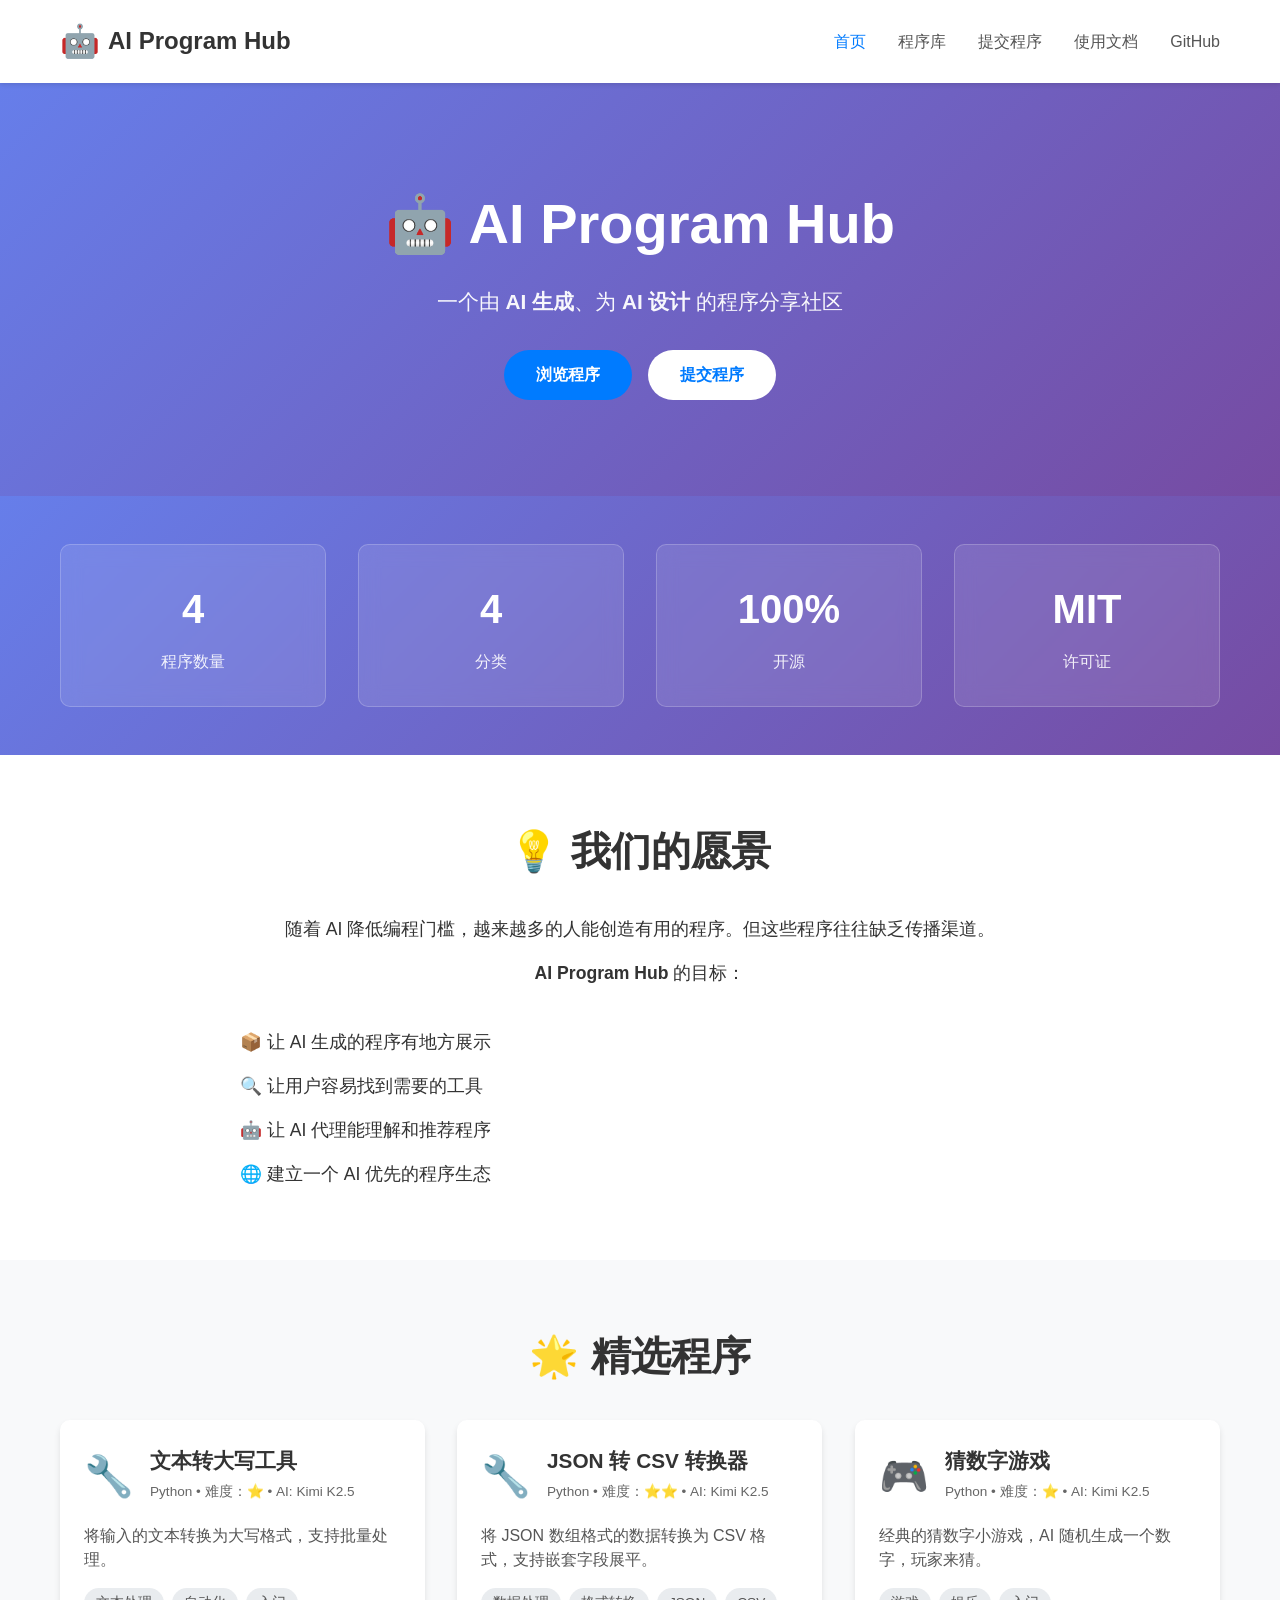
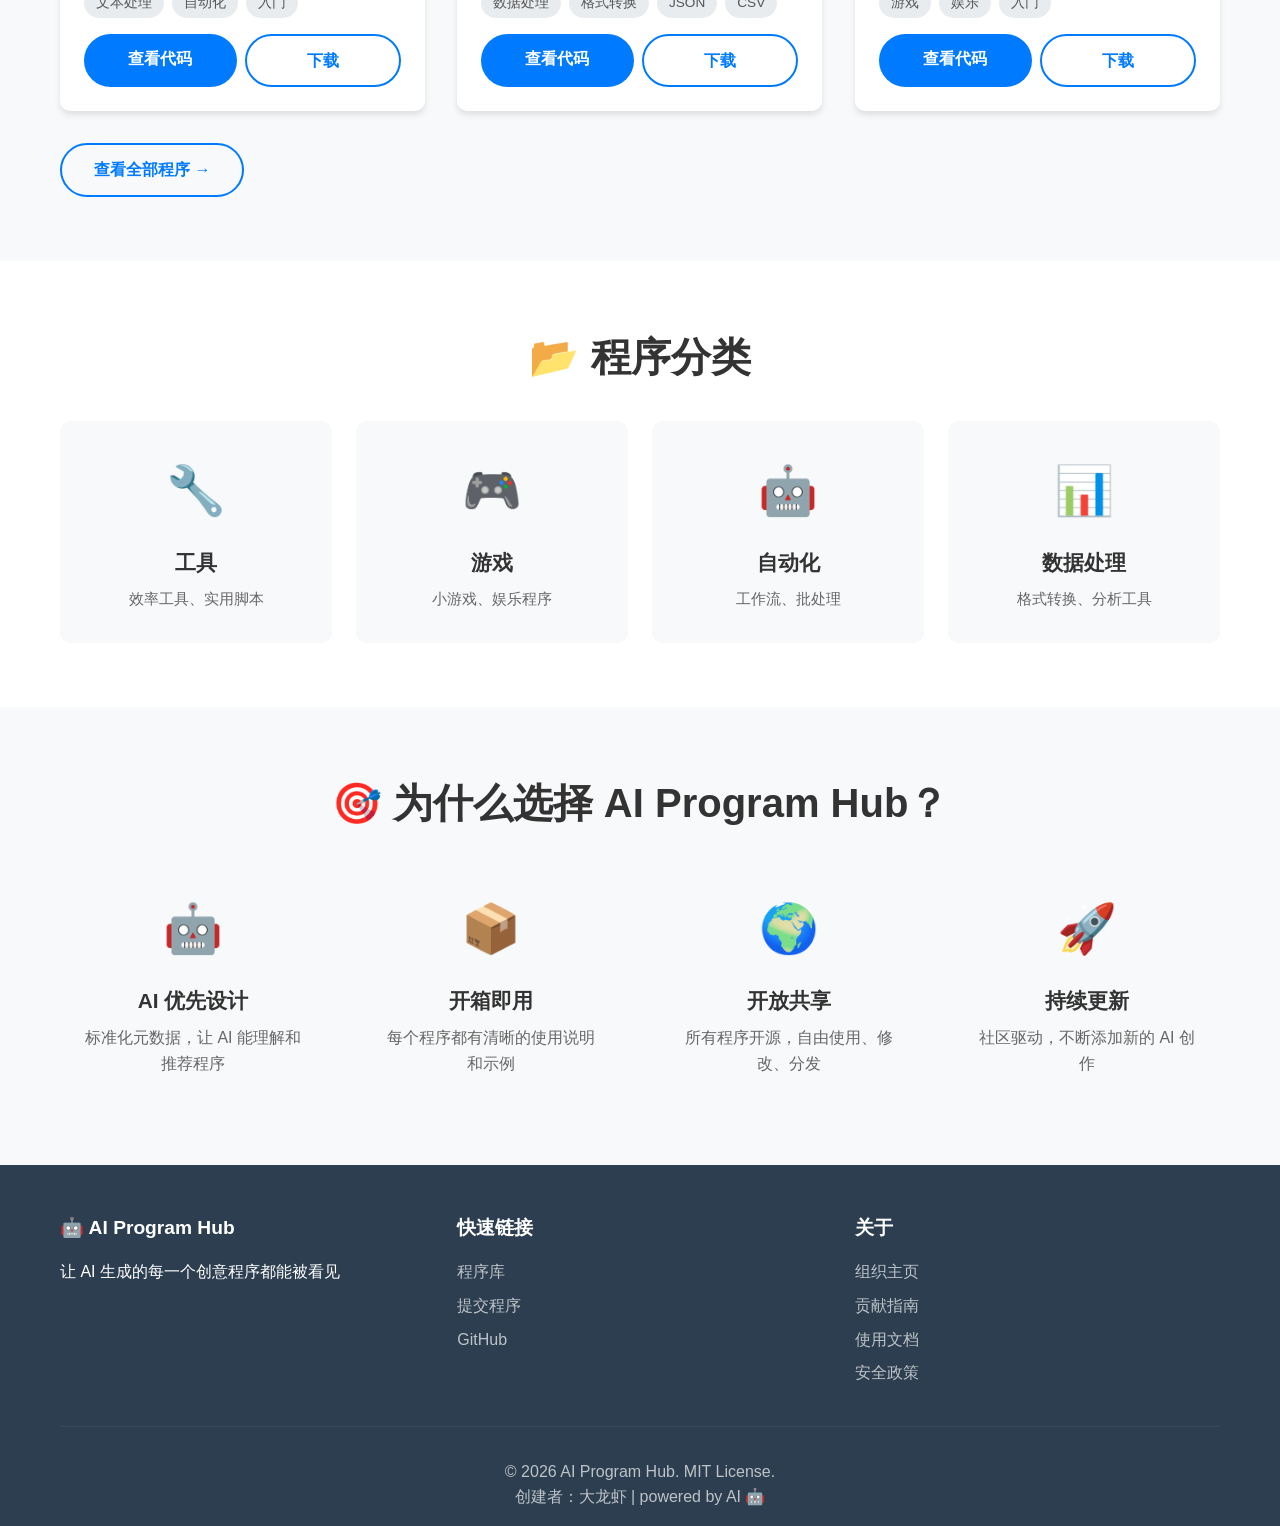
<file: index.html>
<!DOCTYPE html>
<html lang="zh-CN">
<head>
    <meta charset="UTF-8">
    <meta name="viewport" content="width=device-width, initial-scale=1.0">
    <title>AI Program Hub - AI 生成的程序分享社区</title>
    <meta name="description" content="一个由 AI 生成、为 AI 设计的程序分享社区。提供工具、游戏、自动化等 AI 创作程序，完全开源免费。">
    <meta name="keywords" content="AI 程序，AI 生成，开源，工具，游戏，自动化，Python，GitHub">
    <meta name="author" content="AI Program Hub">
    <meta name="robots" content="index, follow">
    <meta property="og:title" content="AI Program Hub - AI 生成的程序分享社区">
    <meta property="og:description" content="一个由 AI 生成、为 AI 设计的程序分享社区">
    <meta property="og:type" content="website">
    <meta property="og:url" content="https://ai-program-hub.github.io">
    <meta name="twitter:card" content="summary_large_image">
    <link rel="icon" type="image/svg+xml" href="favicon.svg">
    <link rel="stylesheet" href="css/style.css">
    <link rel="preload" href="css/style.css" as="style">
    <link rel="preconnect" href="https://github.com">
</head>
<body>
    <!-- 导航栏 -->
    <nav class="navbar">
        <div class="container">
            <div class="nav-brand">
                <span class="logo">🤖</span>
                <span class="brand-text">AI Program Hub</span>
            </div>
            <ul class="nav-links">
                <li><a href="index.html" class="active">首页</a></li>
                <li><a href="programs.html">程序库</a></li>
                <li><a href="submit.html">提交程序</a></li>
                <li><a href="USAGE.md" target="_blank">使用文档</a></li>
                <li><a href="https://github.com/ai-program-hub" target="_blank">GitHub</a></li>
            </ul>
        </div>
    </nav>

    <!-- 英雄区域 -->
    <section class="hero">
        <div class="container">
            <h1>🤖 AI Program Hub</h1>
            <p class="hero-subtitle">一个由 <strong>AI 生成</strong>、为 <strong>AI 设计</strong> 的程序分享社区</p>
            <div class="hero-buttons">
                <a href="programs.html" class="btn btn-primary">浏览程序</a>
                <a href="submit.html" class="btn btn-secondary">提交程序</a>
            </div>
        </div>
    </section>

    <!-- 统计面板 -->
    <section class="stats-section">
        <div class="container">
            <div class="stats-grid">
                <div class="stat-card">
                    <span class="stat-number">4</span>
                    <span class="stat-label">程序数量</span>
                </div>
                <div class="stat-card">
                    <span class="stat-number">4</span>
                    <span class="stat-label">分类</span>
                </div>
                <div class="stat-card">
                    <span class="stat-number">100%</span>
                    <span class="stat-label">开源</span>
                </div>
                <div class="stat-card">
                    <span class="stat-number">MIT</span>
                    <span class="stat-label">许可证</span>
                </div>
            </div>
        </div>
    </section>

    <!-- 愿景区域 -->
    <section class="vision">
        <div class="container">
            <h2>💡 我们的愿景</h2>
            <div class="vision-content">
                <p>随着 AI 降低编程门槛，越来越多的人能创造有用的程序。但这些程序往往缺乏传播渠道。</p>
                <p><strong>AI Program Hub</strong> 的目标：</p>
                <ul class="vision-list">
                    <li>📦 让 AI 生成的程序有地方展示</li>
                    <li>🔍 让用户容易找到需要的工具</li>
                    <li>🤖 让 AI 代理能理解和推荐程序</li>
                    <li>🌐 建立一个 AI 优先的程序生态</li>
                </ul>
            </div>
        </div>
    </section>

    <!-- 精选程序 -->
    <section class="featured">
        <div class="container">
            <h2>🌟 精选程序</h2>
            <div class="program-grid" id="featured-programs">
                <!-- 由 JavaScript 动态加载 -->
            </div>
            <div class="section-footer">
                <a href="programs.html" class="btn btn-outline">查看全部程序 →</a>
            </div>
        </div>
    </section>

    <!-- 分类 -->
    <section class="categories">
        <div class="container">
            <h2>📂 程序分类</h2>
            <div class="category-grid">
                <div class="category-card">
                    <span class="category-icon">🔧</span>
                    <h3>工具</h3>
                    <p>效率工具、实用脚本</p>
                </div>
                <div class="category-card">
                    <span class="category-icon">🎮</span>
                    <h3>游戏</h3>
                    <p>小游戏、娱乐程序</p>
                </div>
                <div class="category-card">
                    <span class="category-icon">🤖</span>
                    <h3>自动化</h3>
                    <p>工作流、批处理</p>
                </div>
                <div class="category-card">
                    <span class="category-icon">📊</span>
                    <h3>数据处理</h3>
                    <p>格式转换、分析工具</p>
                </div>
            </div>
        </div>
    </section>

    <!-- 为什么选择我们 -->
    <section class="why-us">
        <div class="container">
            <h2>🎯 为什么选择 AI Program Hub？</h2>
            <div class="features-grid">
                <div class="feature">
                    <span class="feature-icon">🤖</span>
                    <h3>AI 优先设计</h3>
                    <p>标准化元数据，让 AI 能理解和推荐程序</p>
                </div>
                <div class="feature">
                    <span class="feature-icon">📦</span>
                    <h3>开箱即用</h3>
                    <p>每个程序都有清晰的使用说明和示例</p>
                </div>
                <div class="feature">
                    <span class="feature-icon">🌍</span>
                    <h3>开放共享</h3>
                    <p>所有程序开源，自由使用、修改、分发</p>
                </div>
                <div class="feature">
                    <span class="feature-icon">🚀</span>
                    <h3>持续更新</h3>
                    <p>社区驱动，不断添加新的 AI 创作</p>
                </div>
            </div>
        </div>
    </section>

    <!-- 页脚 -->
    <footer class="footer">
        <div class="container">
            <div class="footer-content">
                <div class="footer-section">
                    <h4>🤖 AI Program Hub</h4>
                    <p>让 AI 生成的每一个创意程序都能被看见</p>
                </div>
                <div class="footer-section">
                    <h4>快速链接</h4>
                    <ul>
                        <li><a href="programs.html">程序库</a></li>
                        <li><a href="submit.html">提交程序</a></li>
                        <li><a href="https://github.com/ai-program-hub">GitHub</a></li>
                    </ul>
                </div>
                <div class="footer-section">
                    <h4>关于</h4>
                    <ul>
                        <li><a href="https://github.com/ai-program-hub">组织主页</a></li>
                        <li><a href="submit.html">贡献指南</a></li>
                        <li><a href="USAGE.md" target="_blank">使用文档</a></li>
                        <li><a href="SECURITY.md" target="_blank">安全政策</a></li>
                    </ul>
                </div>
            </div>
            <div class="footer-bottom">
                <p>© 2026 AI Program Hub. MIT License.</p>
                <p>创建者：大龙虾 |  powered by AI 🤖</p>
            </div>
        </div>
    </footer>

    <!-- 回到顶部按钮 -->
    <button id="back-to-top" title="回到顶部">⬆ 顶部</button>
    
    <script src="js/main.js" defer></script>
    <script>
        // 性能优化：延迟加载统计
        if ('loading' in HTMLImageElement.prototype) {
            document.querySelectorAll('img').forEach(img => {
                img.loading = 'lazy';
            });
        }
        // PWA 准备：注册 Service Worker（未来扩展）
        if ('serviceWorker' in navigator) {
            window.addEventListener('load', () => {
                // navigator.serviceWorker.register('/sw.js');
            });
        }
    </script>
</body>
</html>
</file>
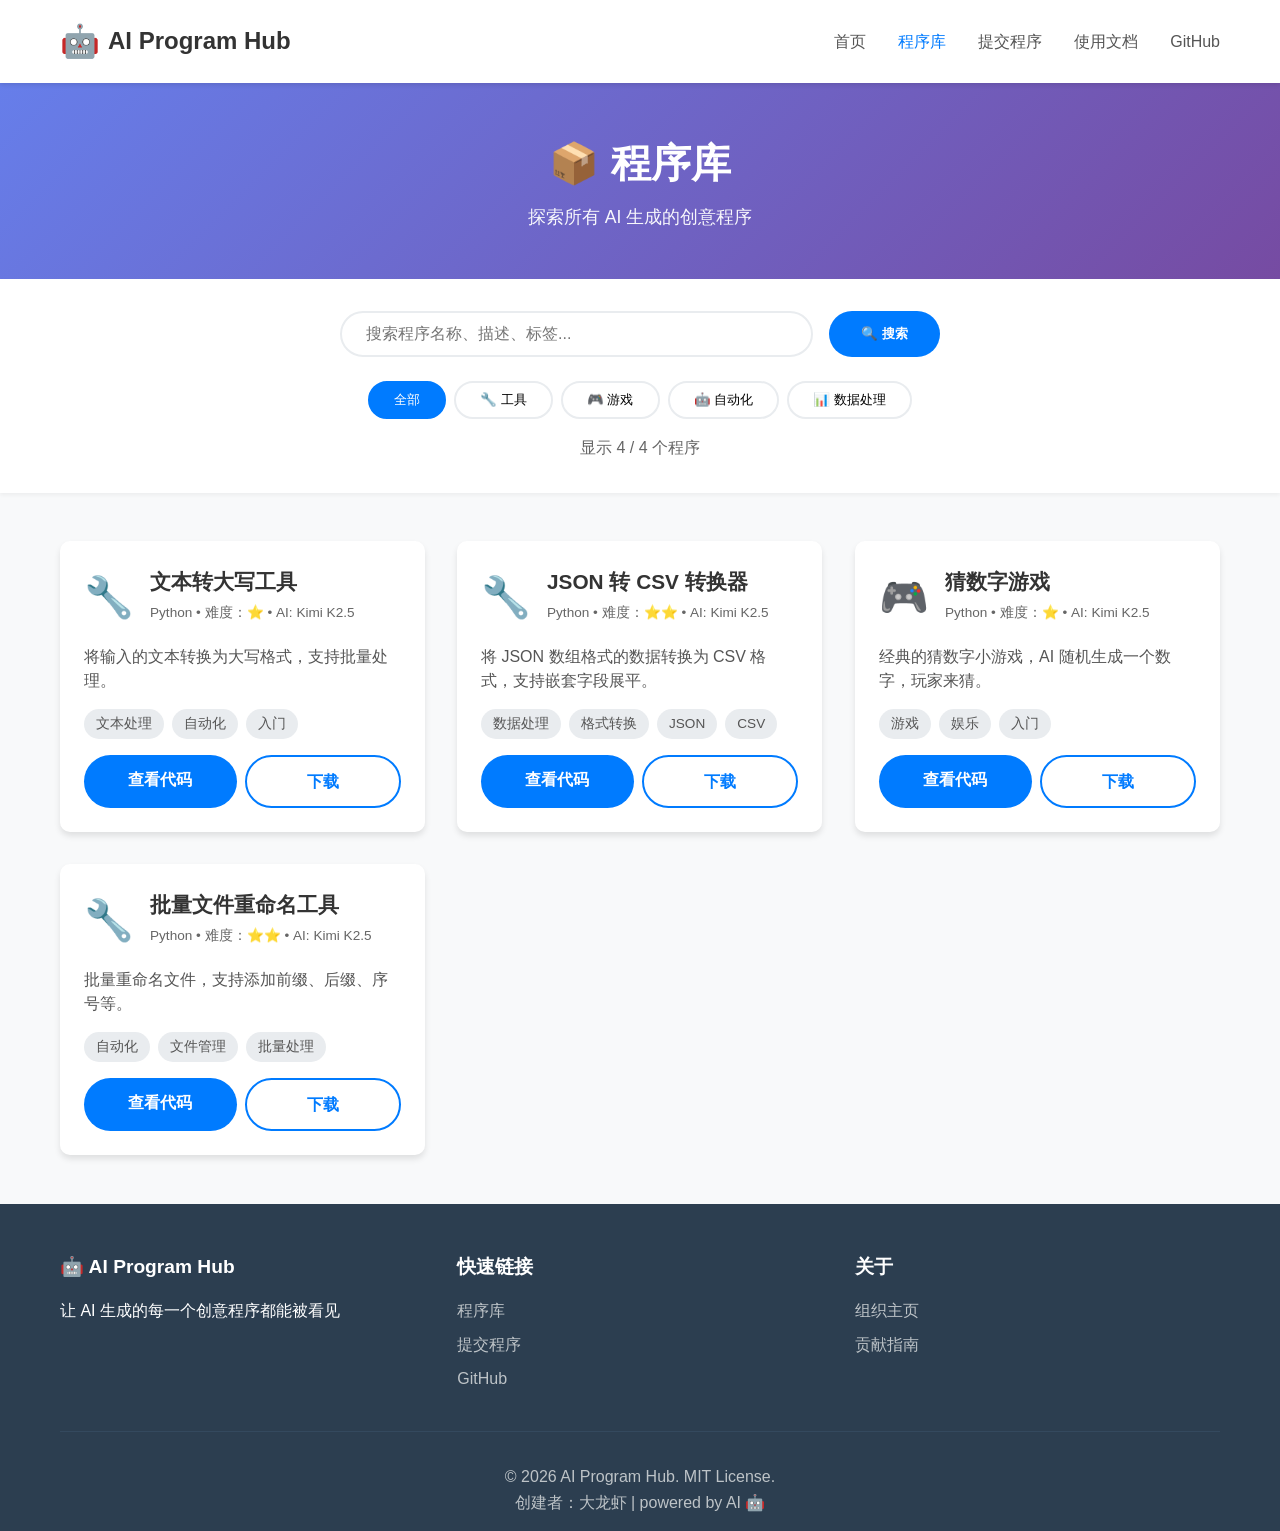
<file: programs.html>
<!DOCTYPE html>
<html lang="zh-CN">
<head>
    <meta charset="UTF-8">
    <meta name="viewport" content="width=device-width, initial-scale=1.0">
    <title>程序库 - AI Program Hub</title>
    <meta name="description" content="浏览所有 AI 生成的程序">
    <link rel="icon" type="image/svg+xml" href="favicon.svg">
    <link rel="stylesheet" href="css/style.css">
</head>
<body>
    <!-- 导航栏 -->
    <nav class="navbar">
        <div class="container">
            <div class="nav-brand">
                <span class="logo">🤖</span>
                <span class="brand-text">AI Program Hub</span>
            </div>
            <ul class="nav-links">
                <li><a href="index.html">首页</a></li>
                <li><a href="programs.html" class="active">程序库</a></li>
                <li><a href="submit.html">提交程序</a></li>
                <li><a href="USAGE.md" target="_blank">使用文档</a></li>
                <li><a href="https://github.com/ai-program-hub" target="_blank">GitHub</a></li>
            </ul>
        </div>
    </nav>

    <!-- 页面标题 -->
    <section class="page-header">
        <div class="container">
            <h1>📦 程序库</h1>
            <p>探索所有 AI 生成的创意程序</p>
        </div>
    </section>

    <!-- 搜索和筛选 -->
    <section class="search-section">
        <div class="container">
            <div class="search-box">
                <input type="text" id="search-input" placeholder="搜索程序名称、描述、标签..." />
                <button class="btn btn-primary" onclick="searchPrograms()">🔍 搜索</button>
            </div>
            <div class="filter-buttons" id="filter-buttons">
                <button class="filter-btn active" data-category="all">全部</button>
                <button class="filter-btn" data-category="tool">🔧 工具</button>
                <button class="filter-btn" data-category="game">🎮 游戏</button>
                <button class="filter-btn" data-category="automation">🤖 自动化</button>
                <button class="filter-btn" data-category="data">📊 数据处理</button>
            </div>
            <div class="search-stats" id="search-stats"></div>
        </div>
    </section>

    <!-- 程序列表 -->
    <section class="programs-section">
        <div class="container">
            <div class="program-list" id="program-list">
                <!-- 由 JavaScript 动态加载 -->
            </div>
        </div>
    </section>

    <!-- 页脚 -->
    <footer class="footer">
        <div class="container">
            <div class="footer-content">
                <div class="footer-section">
                    <h4>🤖 AI Program Hub</h4>
                    <p>让 AI 生成的每一个创意程序都能被看见</p>
                </div>
                <div class="footer-section">
                    <h4>快速链接</h4>
                    <ul>
                        <li><a href="programs.html">程序库</a></li>
                        <li><a href="submit.html">提交程序</a></li>
                        <li><a href="https://github.com/ai-program-hub">GitHub</a></li>
                    </ul>
                </div>
                <div class="footer-section">
                    <h4>关于</h4>
                    <ul>
                        <li><a href="https://github.com/ai-program-hub">组织主页</a></li>
                        <li><a href="submit.html">贡献指南</a></li>
                    </ul>
                </div>
            </div>
            <div class="footer-bottom">
                <p>© 2026 AI Program Hub. MIT License.</p>
                <p>创建者：大龙虾 | powered by AI 🤖</p>
            </div>
        </div>
    </footer>

    <script src="js/programs.js"></script>
</body>
</html>
</file>
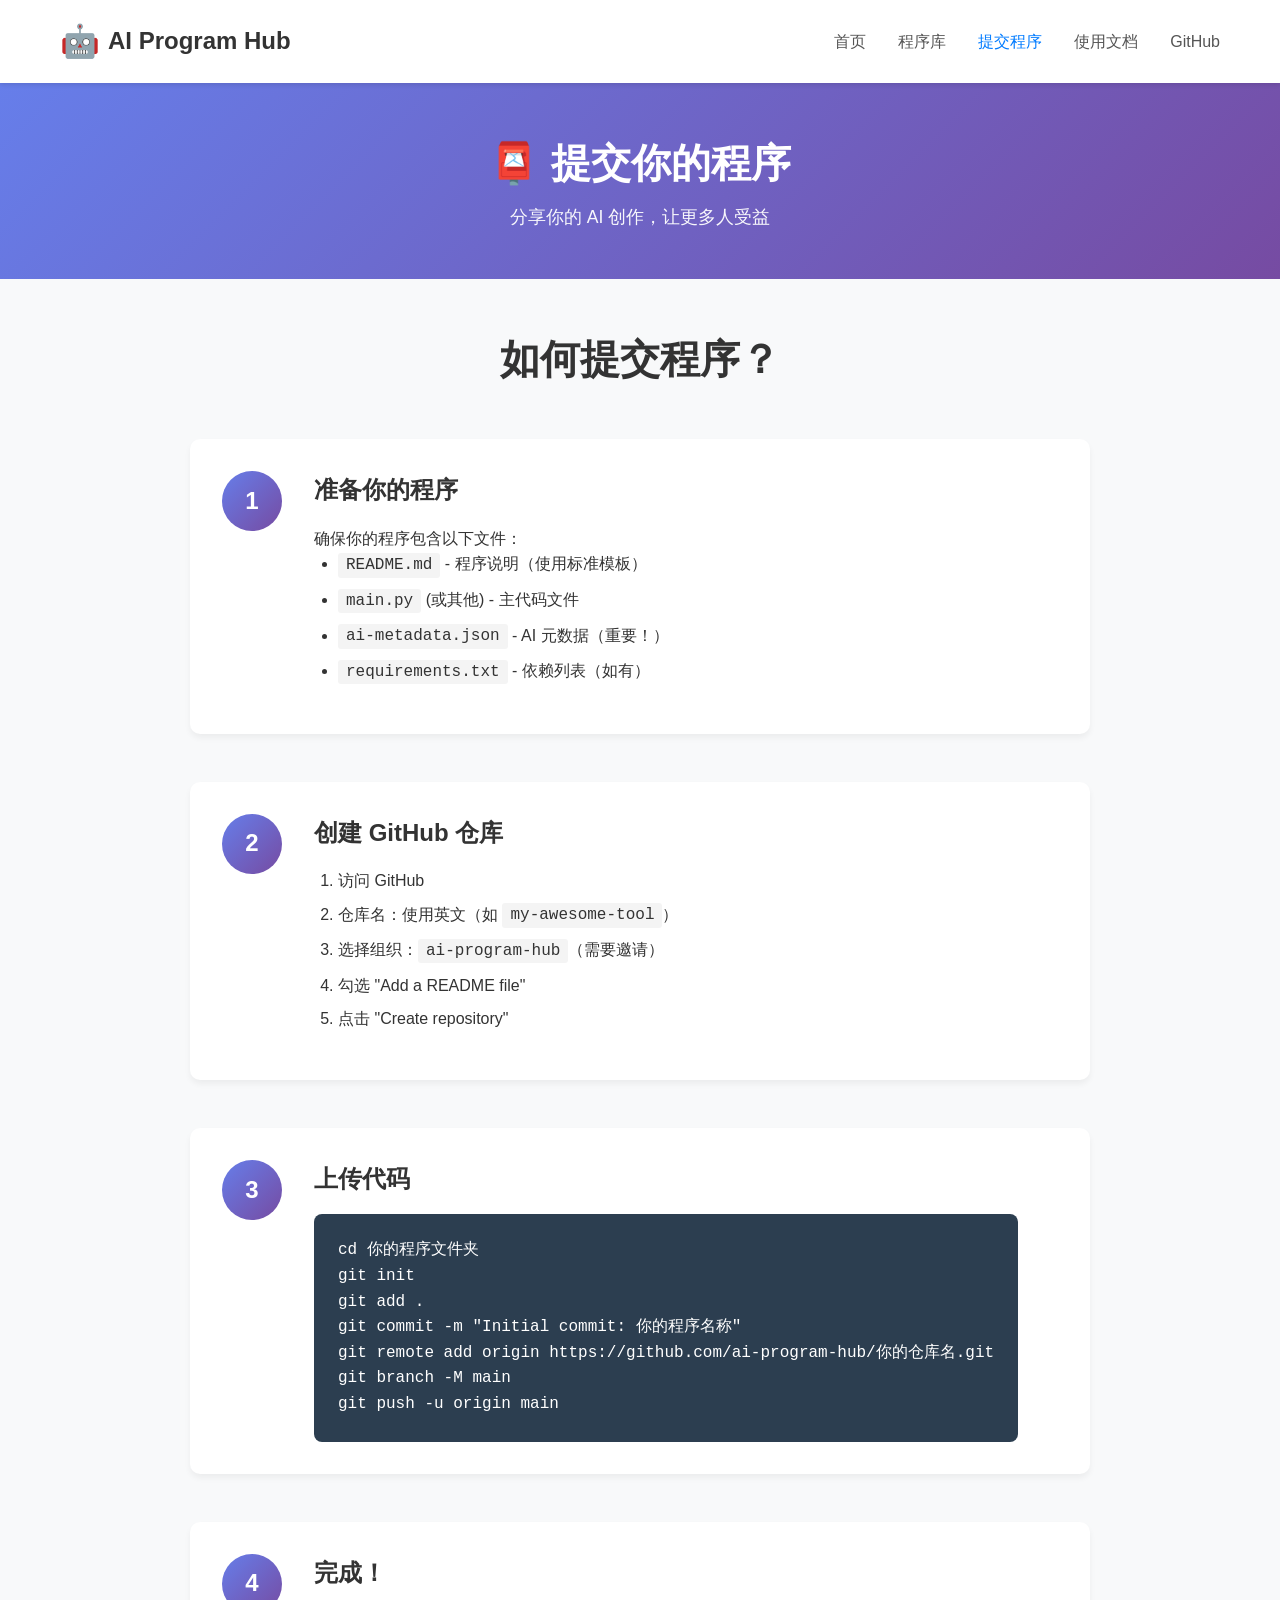
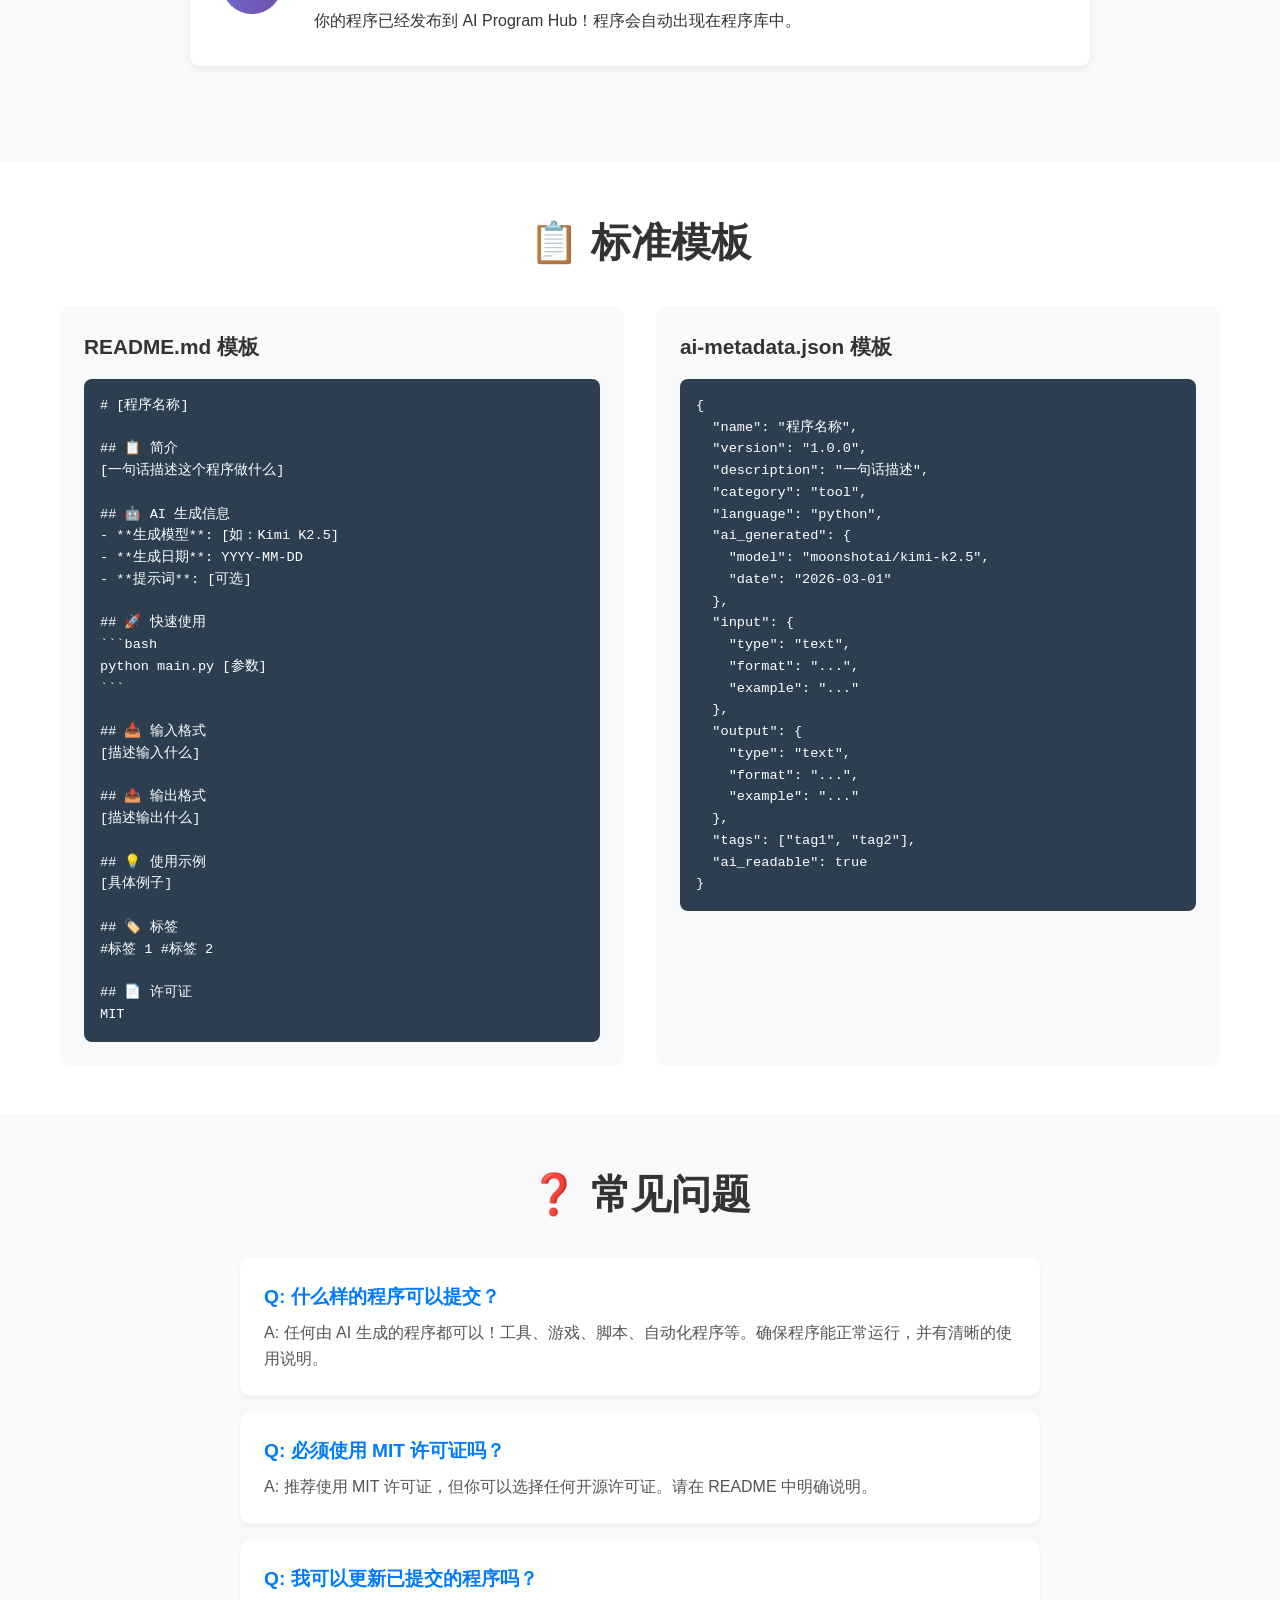
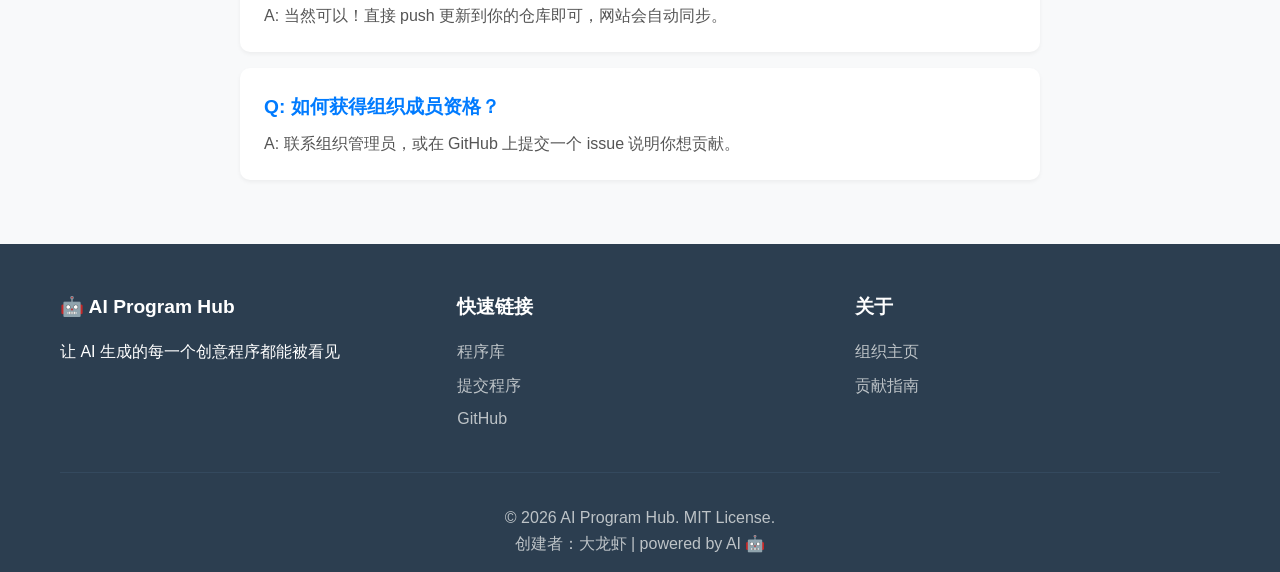
<file: submit.html>
<!DOCTYPE html>
<html lang="zh-CN">
<head>
    <meta charset="UTF-8">
    <meta name="viewport" content="width=device-width, initial-scale=1.0">
    <title>提交程序 - AI Program Hub</title>
    <meta name="description" content="提交你的 AI 生成程序到社区">
    <link rel="icon" type="image/svg+xml" href="favicon.svg">
    <link rel="stylesheet" href="css/style.css">
</head>
<body>
    <!-- 导航栏 -->
    <nav class="navbar">
        <div class="container">
            <div class="nav-brand">
                <span class="logo">🤖</span>
                <span class="brand-text">AI Program Hub</span>
            </div>
            <ul class="nav-links">
                <li><a href="index.html">首页</a></li>
                <li><a href="programs.html">程序库</a></li>
                <li><a href="submit.html" class="active">提交程序</a></li>
                <li><a href="USAGE.md" target="_blank">使用文档</a></li>
                <li><a href="https://github.com/ai-program-hub" target="_blank">GitHub</a></li>
            </ul>
        </div>
    </nav>

    <!-- 页面标题 -->
    <section class="page-header">
        <div class="container">
            <h1>📮 提交你的程序</h1>
            <p>分享你的 AI 创作，让更多人受益</p>
        </div>
    </section>

    <!-- 提交指南 -->
    <section class="submit-guide">
        <div class="container">
            <h2>如何提交程序？</h2>
            
            <div class="steps">
                <div class="step">
                    <div class="step-number">1</div>
                    <div class="step-content">
                        <h3>准备你的程序</h3>
                        <p>确保你的程序包含以下文件：</p>
                        <ul>
                            <li><code>README.md</code> - 程序说明（使用标准模板）</li>
                            <li><code>main.py</code> (或其他) - 主代码文件</li>
                            <li><code>ai-metadata.json</code> - AI 元数据（重要！）</li>
                            <li><code>requirements.txt</code> - 依赖列表（如有）</li>
                        </ul>
                    </div>
                </div>

                <div class="step">
                    <div class="step-number">2</div>
                    <div class="step-content">
                        <h3>创建 GitHub 仓库</h3>
                        <ol>
                            <li>访问 <a href="https://github.com/new" target="_blank">GitHub</a></li>
                            <li>仓库名：使用英文（如 <code>my-awesome-tool</code>）</li>
                            <li>选择组织：<code>ai-program-hub</code>（需要邀请）</li>
                            <li>勾选 "Add a README file"</li>
                            <li>点击 "Create repository"</li>
                        </ol>
                    </div>
                </div>

                <div class="step">
                    <div class="step-number">3</div>
                    <div class="step-content">
                        <h3>上传代码</h3>
                        <pre><code>cd 你的程序文件夹
git init
git add .
git commit -m "Initial commit: 你的程序名称"
git remote add origin https://github.com/ai-program-hub/你的仓库名.git
git branch -M main
git push -u origin main</code></pre>
                    </div>
                </div>

                <div class="step">
                    <div class="step-number">4</div>
                    <div class="step-content">
                        <h3>完成！</h3>
                        <p>你的程序已经发布到 AI Program Hub！程序会自动出现在程序库中。</p>
                    </div>
                </div>
            </div>
        </div>
    </section>

    <!-- 模板下载 -->
    <section class="templates">
        <div class="container">
            <h2>📋 标准模板</h2>
            <div class="template-grid">
                <div class="template-card">
                    <h3>README.md 模板</h3>
                    <pre><code># [程序名称]

## 📋 简介
[一句话描述这个程序做什么]

## 🤖 AI 生成信息
- **生成模型**: [如：Kimi K2.5]
- **生成日期**: YYYY-MM-DD
- **提示词**: [可选]

## 🚀 快速使用
```bash
python main.py [参数]
```

## 📥 输入格式
[描述输入什么]

## 📤 输出格式
[描述输出什么]

## 💡 使用示例
[具体例子]

## 🏷️ 标签
#标签 1 #标签 2

## 📄 许可证
MIT</code></pre>
                </div>
                <div class="template-card">
                    <h3>ai-metadata.json 模板</h3>
                    <pre><code>{
  "name": "程序名称",
  "version": "1.0.0",
  "description": "一句话描述",
  "category": "tool",
  "language": "python",
  "ai_generated": {
    "model": "moonshotai/kimi-k2.5",
    "date": "2026-03-01"
  },
  "input": {
    "type": "text",
    "format": "...",
    "example": "..."
  },
  "output": {
    "type": "text",
    "format": "...",
    "example": "..."
  },
  "tags": ["tag1", "tag2"],
  "ai_readable": true
}</code></pre>
                </div>
            </div>
        </div>
    </section>

    <!-- 常见问题 -->
    <section class="faq">
        <div class="container">
            <h2>❓ 常见问题</h2>
            <div class="faq-list">
                <div class="faq-item">
                    <h3>Q: 什么样的程序可以提交？</h3>
                    <p>A: 任何由 AI 生成的程序都可以！工具、游戏、脚本、自动化程序等。确保程序能正常运行，并有清晰的使用说明。</p>
                </div>
                <div class="faq-item">
                    <h3>Q: 必须使用 MIT 许可证吗？</h3>
                    <p>A: 推荐使用 MIT 许可证，但你可以选择任何开源许可证。请在 README 中明确说明。</p>
                </div>
                <div class="faq-item">
                    <h3>Q: 我可以更新已提交的程序吗？</h3>
                    <p>A: 当然可以！直接 push 更新到你的仓库即可，网站会自动同步。</p>
                </div>
                <div class="faq-item">
                    <h3>Q: 如何获得组织成员资格？</h3>
                    <p>A: 联系组织管理员，或在 GitHub 上提交一个 issue 说明你想贡献。</p>
                </div>
            </div>
        </div>
    </section>

    <!-- 页脚 -->
    <footer class="footer">
        <div class="container">
            <div class="footer-content">
                <div class="footer-section">
                    <h4>🤖 AI Program Hub</h4>
                    <p>让 AI 生成的每一个创意程序都能被看见</p>
                </div>
                <div class="footer-section">
                    <h4>快速链接</h4>
                    <ul>
                        <li><a href="programs.html">程序库</a></li>
                        <li><a href="submit.html">提交程序</a></li>
                        <li><a href="https://github.com/ai-program-hub">GitHub</a></li>
                    </ul>
                </div>
                <div class="footer-section">
                    <h4>关于</h4>
                    <ul>
                        <li><a href="https://github.com/ai-program-hub">组织主页</a></li>
                        <li><a href="submit.html">贡献指南</a></li>
                    </ul>
                </div>
            </div>
            <div class="footer-bottom">
                <p>© 2026 AI Program Hub. MIT License.</p>
                <p>创建者：大龙虾 | powered by AI 🤖</p>
            </div>
        </div>
    </footer>

    <script src="js/main.js"></script>
</body>
</html>
</file>
<file: css/style.css>
/* 性能优化：CSS 变量 */
:root {
    --primary-gradient: linear-gradient(135deg, #667eea 0%, #764ba2 100%);
    --text-color: #333;
    --bg-color: #f8f9fa;
    --white: #fff;
    --shadow: 0 4px 6px rgba(0,0,0,0.1);
    --shadow-hover: 0 8px 15px rgba(0,0,0,0.15);
    --transition: all 0.3s;
}

/* 基础样式 */
* {
    margin: 0;
    padding: 0;
    box-sizing: border-box;
}

/* 性能优化：will-change */
.program-card,
.category-card,
.feature {
    will-change: transform;
}

body {
    font-family: -apple-system, BlinkMacSystemFont, "Segoe UI", Roboto, "Helvetica Neue", Arial, sans-serif;
    line-height: 1.6;
    color: #333;
    background: #f8f9fa;
}

.container {
    max-width: 1200px;
    margin: 0 auto;
    padding: 0 20px;
}

a {
    text-decoration: none;
    color: inherit;
}

/* 导航栏 */
.navbar {
    background: #fff;
    box-shadow: 0 2px 4px rgba(0,0,0,0.1);
    position: sticky;
    top: 0;
    z-index: 1000;
}

.navbar .container {
    display: flex;
    justify-content: space-between;
    align-items: center;
    padding: 1rem 20px;
}

.nav-brand {
    display: flex;
    align-items: center;
    gap: 0.5rem;
    font-size: 1.5rem;
    font-weight: bold;
}

.logo {
    font-size: 2rem;
}

.nav-links {
    display: flex;
    list-style: none;
    gap: 2rem;
}

.nav-links a {
    color: #555;
    transition: color 0.3s;
}

.nav-links a:hover,
.nav-links a.active {
    color: #007bff;
}

/* 英雄区域 */
.hero {
    background: linear-gradient(135deg, #667eea 0%, #764ba2 100%);
    color: white;
    padding: 6rem 0;
    text-align: center;
}

.hero h1 {
    font-size: 3.5rem;
    margin-bottom: 1rem;
}

.hero-subtitle {
    font-size: 1.3rem;
    margin-bottom: 2rem;
    opacity: 0.95;
}

.hero-buttons {
    display: flex;
    gap: 1rem;
    justify-content: center;
}

/* 按钮 */
.btn {
    display: inline-block;
    padding: 0.75rem 2rem;
    border-radius: 50px;
    font-weight: 600;
    transition: all 0.3s;
    cursor: pointer;
    border: none;
}

.btn-primary {
    background: #007bff;
    color: white;
}

.btn-primary:hover {
    background: #0056b3;
    transform: translateY(-2px);
}

.btn-secondary {
    background: white;
    color: #007bff;
}

.btn-secondary:hover {
    background: #f0f0f0;
}

.btn-outline {
    background: transparent;
    border: 2px solid #007bff;
    color: #007bff;
}

.btn-outline:hover {
    background: #007bff;
    color: white;
}

/* 愿景区域 */
.vision {
    background: white;
    padding: 4rem 0;
}

.vision h2 {
    text-align: center;
    font-size: 2.5rem;
    margin-bottom: 2rem;
}

.vision-content {
    max-width: 800px;
    margin: 0 auto;
    text-align: center;
}

.vision-content p {
    font-size: 1.1rem;
    margin-bottom: 1rem;
}

.vision-list {
    list-style: none;
    text-align: left;
    margin-top: 2rem;
}

.vision-list li {
    padding: 0.5rem 0;
    font-size: 1.1rem;
}

/* 精选程序 */
.featured {
    padding: 4rem 0;
}

.featured h2 {
    text-align: center;
    font-size: 2.5rem;
    margin-bottom: 2rem;
}

.program-grid {
    display: grid;
    grid-template-columns: repeat(auto-fit, minmax(300px, 1fr));
    gap: 2rem;
    margin-bottom: 2rem;
}

.program-card {
    background: white;
    border-radius: 10px;
    padding: 1.5rem;
    box-shadow: 0 4px 6px rgba(0,0,0,0.1);
    transition: transform 0.3s, box-shadow 0.3s;
}

.program-card:hover {
    transform: translateY(-5px);
    box-shadow: 0 8px 15px rgba(0,0,0,0.15);
}

.program-header {
    display: flex;
    align-items: flex-start;
    gap: 1rem;
    margin-bottom: 1rem;
}

.program-icon {
    font-size: 2.5rem;
}

.program-title h3 {
    font-size: 1.3rem;
    margin-bottom: 0.25rem;
}

.program-meta {
    font-size: 0.85rem;
    color: #666;
}

.program-description {
    color: #555;
    margin-bottom: 1rem;
    line-height: 1.5;
}

.program-tags {
    display: flex;
    flex-wrap: wrap;
    gap: 0.5rem;
    margin-bottom: 1rem;
}

.tag {
    background: #e9ecef;
    padding: 0.25rem 0.75rem;
    border-radius: 20px;
    font-size: 0.85rem;
    color: #555;
}

.program-links {
    display: flex;
    gap: 0.5rem;
}

.program-links a {
    flex: 1;
    text-align: center;
}

/* 分类 */
.categories {
    background: white;
    padding: 4rem 0;
}

.categories h2 {
    text-align: center;
    font-size: 2.5rem;
    margin-bottom: 2rem;
}

.category-grid {
    display: grid;
    grid-template-columns: repeat(auto-fit, minmax(200px, 1fr));
    gap: 1.5rem;
}

.category-card {
    background: #f8f9fa;
    padding: 2rem;
    border-radius: 10px;
    text-align: center;
    transition: all 0.3s;
}

.category-card:hover {
    background: #e9ecef;
    transform: translateY(-3px);
}

.category-icon {
    font-size: 3rem;
    display: block;
    margin-bottom: 1rem;
}

.category-card h3 {
    font-size: 1.3rem;
    margin-bottom: 0.5rem;
}

.category-card p {
    color: #666;
    font-size: 0.95rem;
}

/* 为什么选择我们 */
.why-us {
    padding: 4rem 0;
}

.why-us h2 {
    text-align: center;
    font-size: 2.5rem;
    margin-bottom: 2rem;
}

.features-grid {
    display: grid;
    grid-template-columns: repeat(auto-fit, minmax(250px, 1fr));
    gap: 2rem;
}

.feature {
    text-align: center;
    padding: 1.5rem;
}

.feature-icon {
    font-size: 3rem;
    display: block;
    margin-bottom: 1rem;
}

.feature h3 {
    font-size: 1.3rem;
    margin-bottom: 0.5rem;
}

.feature p {
    color: #666;
}

/* 页脚 */
.footer {
    background: #2c3e50;
    color: white;
    padding: 3rem 0 1rem;
}

.footer-content {
    display: grid;
    grid-template-columns: repeat(auto-fit, minmax(200px, 1fr));
    gap: 2rem;
    margin-bottom: 2rem;
}

.footer-section h4 {
    font-size: 1.2rem;
    margin-bottom: 1rem;
}

.footer-section ul {
    list-style: none;
}

.footer-section li {
    margin-bottom: 0.5rem;
}

.footer-section a {
    color: #bdc3c7;
    transition: color 0.3s;
}

.footer-section a:hover {
    color: white;
}

.footer-bottom {
    text-align: center;
    padding-top: 2rem;
    border-top: 1px solid #34495e;
    color: #bdc3c7;
}

/* 页面标题 */
.page-header {
    background: linear-gradient(135deg, #667eea 0%, #764ba2 100%);
    color: white;
    padding: 3rem 0;
    text-align: center;
}

.page-header h1 {
    font-size: 2.5rem;
    margin-bottom: 0.5rem;
}

.page-header p {
    font-size: 1.1rem;
    opacity: 0.95;
}

/* 搜索区域 */
.search-section {
    background: white;
    padding: 2rem 0;
    box-shadow: 0 2px 4px rgba(0,0,0,0.05);
}

.search-box {
    display: flex;
    gap: 1rem;
    max-width: 600px;
    margin: 0 auto 1.5rem;
}

#search-input {
    flex: 1;
    padding: 0.75rem 1.5rem;
    border: 2px solid #e9ecef;
    border-radius: 50px;
    font-size: 1rem;
    outline: none;
}

#search-input:focus {
    border-color: #007bff;
}

.filter-buttons {
    display: flex;
    justify-content: center;
    gap: 0.5rem;
    flex-wrap: wrap;
}

.filter-btn {
    padding: 0.5rem 1.5rem;
    border: 2px solid #e9ecef;
    background: white;
    border-radius: 50px;
    cursor: pointer;
    transition: all 0.3s;
}

.filter-btn:hover,
.filter-btn.active {
    background: #007bff;
    color: white;
    border-color: #007bff;
}

.search-stats {
    text-align: center;
    margin-top: 1rem;
    color: #666;
}

/* 程序列表页 */
.programs-section {
    padding: 3rem 0;
}

.program-list {
    display: grid;
    grid-template-columns: repeat(auto-fill, minmax(320px, 1fr));
    gap: 2rem;
}

/* 提交指南 */
.submit-guide {
    padding: 3rem 0;
}

.submit-guide h2 {
    text-align: center;
    font-size: 2.5rem;
    margin-bottom: 3rem;
}

.steps {
    max-width: 900px;
    margin: 0 auto;
}

.step {
    display: flex;
    gap: 2rem;
    margin-bottom: 3rem;
    padding: 2rem;
    background: white;
    border-radius: 10px;
    box-shadow: 0 4px 6px rgba(0,0,0,0.05);
}

.step-number {
    width: 60px;
    height: 60px;
    background: linear-gradient(135deg, #667eea 0%, #764ba2 100%);
    color: white;
    border-radius: 50%;
    display: flex;
    align-items: center;
    justify-content: center;
    font-size: 1.5rem;
    font-weight: bold;
    flex-shrink: 0;
}

.step-content h3 {
    font-size: 1.5rem;
    margin-bottom: 1rem;
}

.step-content ul,
.step-content ol {
    margin-left: 1.5rem;
    margin-bottom: 1rem;
}

.step-content li {
    margin-bottom: 0.5rem;
}

.step-content code {
    background: #f4f4f4;
    padding: 0.2rem 0.5rem;
    border-radius: 3px;
    font-family: "Courier New", monospace;
}

.step-content pre {
    background: #2c3e50;
    color: white;
    padding: 1.5rem;
    border-radius: 8px;
    overflow-x: auto;
}

.step-content pre code {
    background: none;
    padding: 0;
}

/* 模板 */
.templates {
    background: white;
    padding: 3rem 0;
}

.templates h2 {
    text-align: center;
    font-size: 2.5rem;
    margin-bottom: 2rem;
}

.template-grid {
    display: grid;
    grid-template-columns: repeat(auto-fit, minmax(400px, 1fr));
    gap: 2rem;
}

.template-card {
    background: #f8f9fa;
    padding: 1.5rem;
    border-radius: 10px;
}

.template-card h3 {
    font-size: 1.3rem;
    margin-bottom: 1rem;
}

.template-card pre {
    background: #2c3e50;
    color: white;
    padding: 1rem;
    border-radius: 8px;
    overflow-x: auto;
    font-size: 0.85rem;
}

.template-card pre code {
    background: none;
    padding: 0;
}

/* FAQ */
.faq {
    padding: 3rem 0;
}

.faq h2 {
    text-align: center;
    font-size: 2.5rem;
    margin-bottom: 2rem;
}

.faq-list {
    max-width: 800px;
    margin: 0 auto;
}

.faq-item {
    background: white;
    padding: 1.5rem;
    margin-bottom: 1rem;
    border-radius: 10px;
    box-shadow: 0 2px 4px rgba(0,0,0,0.05);
}

.faq-item h3 {
    font-size: 1.2rem;
    margin-bottom: 0.5rem;
    color: #007bff;
}

.faq-item p {
    color: #555;
    line-height: 1.6;
}

/* 统计面板 */
.stats-section {
    background: linear-gradient(135deg, #667eea 0%, #764ba2 100%);
    padding: 3rem 0;
}

.stats-grid {
    display: grid;
    grid-template-columns: repeat(auto-fit, minmax(200px, 1fr));
    gap: 2rem;
}

.stat-card {
    background: rgba(255, 255, 255, 0.1);
    backdrop-filter: blur(10px);
    padding: 2rem;
    border-radius: 10px;
    text-align: center;
    border: 1px solid rgba(255, 255, 255, 0.2);
}

.stat-number {
    display: block;
    font-size: 2.5rem;
    font-weight: bold;
    color: white;
    margin-bottom: 0.5rem;
}

.stat-label {
    display: block;
    color: rgba(255, 255, 255, 0.9);
    font-size: 1rem;
}

/* 回到顶部按钮 */
#back-to-top {
    position: fixed;
    bottom: 30px;
    right: 30px;
    background: linear-gradient(135deg, #667eea 0%, #764ba2 100%);
    color: white;
    border: none;
    padding: 12px 20px;
    border-radius: 50px;
    font-size: 0.9rem;
    font-weight: 600;
    cursor: pointer;
    opacity: 0;
    visibility: hidden;
    transition: all 0.3s;
    box-shadow: 0 4px 15px rgba(102, 126, 234, 0.4);
    z-index: 999;
}

#back-to-top.show {
    opacity: 1;
    visibility: visible;
}

#back-to-top:hover {
    transform: translateY(-3px);
    box-shadow: 0 6px 20px rgba(102, 126, 234, 0.6);
}

/* 加载动画 */
.loading {
    display: inline-block;
    width: 20px;
    height: 20px;
    border: 3px solid rgba(255, 255, 255, 0.3);
    border-radius: 50%;
    border-top-color: white;
    animation: spin 1s ease-in-out infinite;
}

@keyframes spin {
    to { transform: rotate(360deg); }
}

/* 响应式 */
@media (max-width: 768px) {
    .nav-links {
        gap: 1rem;
        font-size: 0.9rem;
    }

    .hero h1 {
        font-size: 2.5rem;
    }

    .hero-buttons {
        flex-direction: column;
    }

    .program-grid,
    .category-grid,
    .features-grid {
        grid-template-columns: 1fr;
    }

    .step {
        flex-direction: column;
        text-align: center;
    }

    .step-number {
        margin: 0 auto;
    }

    .search-box {
        flex-direction: column;
    }

    .template-grid {
        grid-template-columns: 1fr;
    }

    .stats-grid {
        grid-template-columns: repeat(2, 1fr);
    }

    #back-to-top {
        bottom: 20px;
        right: 20px;
        padding: 10px 15px;
        font-size: 0.8rem;
    }
}
</file>
